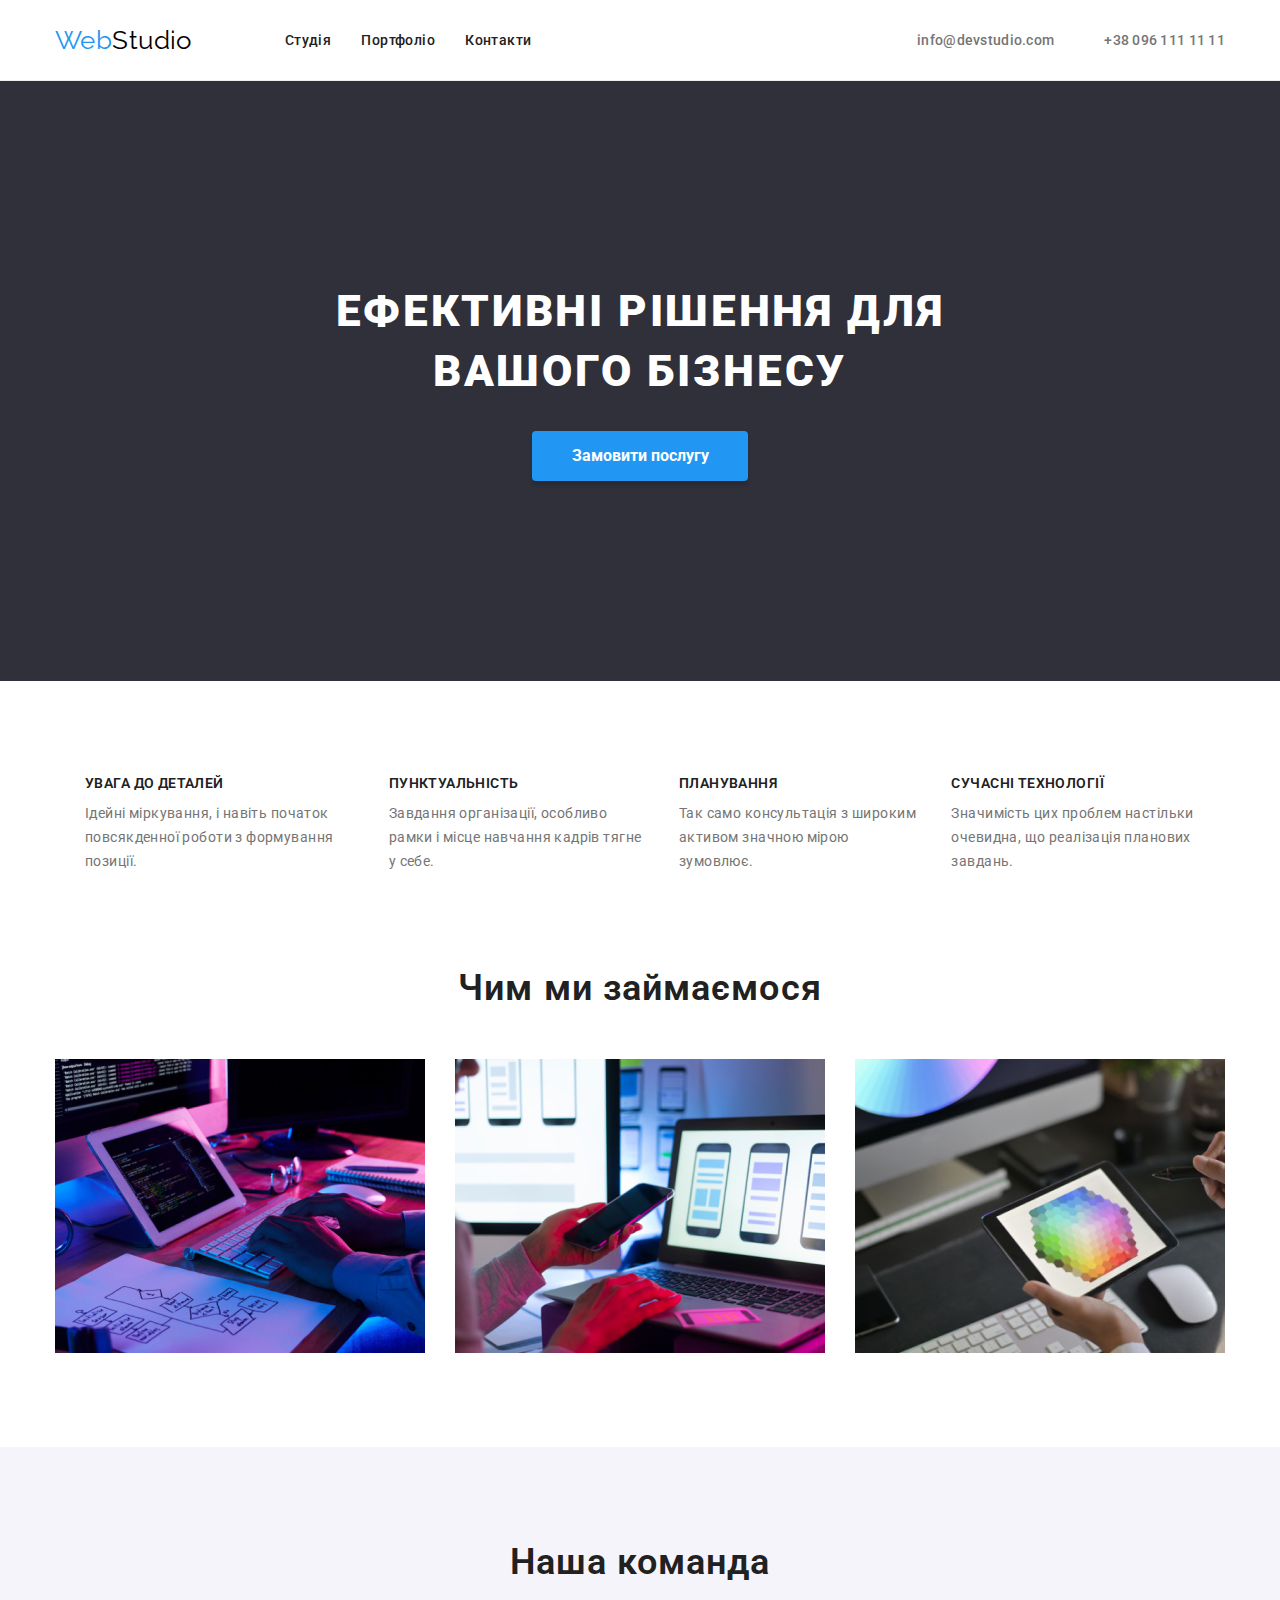
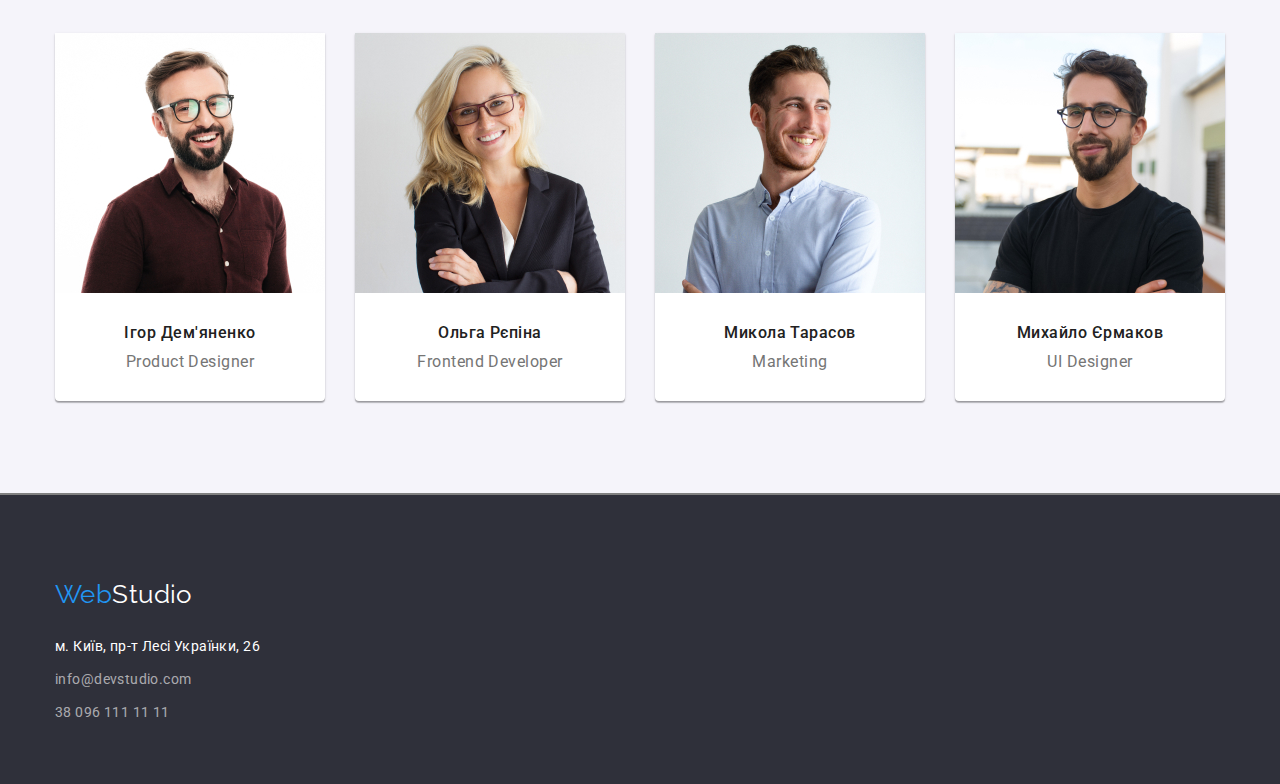
<file: index.html>
<!DOCTYPE html>
<html lang="uk">
<head>
    <meta charset="UTF-8">
    <meta http-equiv="X-UA-Compatible" content="IE=edge">
    <meta name="viewport" content="width=device-width, initial-scale=1.0">
    <title>WebStudio</title>
    
    <link rel="preconnect" href="https://fonts.googleapis.com">
<link rel="preconnect" href="https://fonts.gstatic.com" crossorigin>

<link 
href="https://fonts.googleapis.com/css2?family=Raleway:wght@700&family=Roboto:wght@400;500;700;900&display=swap" rel="stylesheet">

<link rel="stylesheet" href="https://cdnjs.cloudflare.com/ajax/libs/modern-normalize/1.1.0/modern-normalize.min.css" >  
<link rel="stylesheet" href="./css/style.css">
</head>

<body class="body">
    <header>
      <!--header section-->
      <div class="container main-nav">
  <a class="header-logo logo " href="./index.html"> Web<span class="logo-studio">Studio</span></a>
   <nav>
  <ul class="site-nav" >
    <li> <a class="site-nav link position-menu " href="./index.html" >Студія</a></li>
    <li> <a class="site-nav link position-menu" href="./portfolio.html" > Портфоліо</a></li>
    <li> <a class="site-nav link position-menu" href=""> Контакти</a></li>
  </ul>
   </nav> 
   <ul class="contact link list">
    <li> <a href="mailto:" class="link phone mail ">info@devstudio.com</a></li>
    <li> <a href="tel:+380961111111" class="link phone ">+38 096 111 11 11</a></li>

    </ul>
 </div>
    </header>
    <!--hero section-->
    <main>
      <section class="hero-section">
        <div class="container">
     <h1 class="hero-title">ефективні рішення  для<br> вашого бізнесу</h1>
     <button class="hero-button" type="button">Замовити послугу</button>
      </div>
      </section>
  
      <section class="section">
        <div class="container">
     <h2 class="visually-hidden" > Особливості </h2>
      <ul class="site-nav">
        <div class=""></div>
        <li><h3 class="about-section" > УВАГА ДО ДЕТАЛЕЙ </h3>
        <p class="bussy-section"> Ідейні міркування, і навіть початок повсякденної роботи з формування позиції. </p>
        </li>
        <li><h3 class="about-section"> ПУНКТУАЛЬНІСТЬ </h3>
        <p class="bussy-section"> Завдання організації, особливо рамки і місце навчання кадрів тягне у себе. </p>
        </li>
        <li><h3 class="about-section"> ПЛАНУВАННЯ </h3>
        <p class="bussy-section"> Так само консультація з широким активом значною мірою зумовлює. </p>
        </li>
        <li><h3 class="about-section"> СУЧАСНІ ТЕХНОЛОГІЇ </h3> 
        <p class="bussy-section"> Значимість цих проблем настільки очевидна, що реалізація планових завдань. </p>
        </li>
      </ul>
    </div>
     </section>
      
     <!--bussy section-->
     <section class="section-last">
      <div class="container">
      <h2 class="team-title" > Чим ми займаємося </h2>
      <ul class="about-list ">
       <li><img src="./images/img.jpg" alt="програмуємо" width="370" height="294"></li> 
       <li><img src="./images/img-2.jpg" alt="створюємо додатки" width="370" height="294"></li>
       <li><img src="./images/img-3.jpg" alt="cтворюємо дизайн" width="370" height="294"></li>
      </ul>
    </div>
     </section>
     <!--team section-->
     <section class="section-team section">
      <div class="container">
      <h2 class="team-title"> Наша команда </h2>
      <ul class="team-list">
      <li class="item">
         <img src="./images/igar.jpg" alt="Ігор Дем'яненко" width="270" height="260">
      <div class="content ">
         <h3 class="team" >Ігор Дем'яненко</h3>
      <p class="team-of">Product Designer</p>
      </div>
    </li>
      <li class="item">
        <img  src="./images/olha.jpg" alt="Ольга Рєпіна  " width="270" height="260">
        <div class="content">
        <h3 class="team"> Ольга Рєпіна </h3>
      <p class="team-of">Frontend Developer </p>
        </div>
      </li>
      <li class="item">
        <img src="./images/mikola.jpg" alt="Микола Тарасов " width="270" height="260">
        <div class="content">
        <h3 class="team" > Микола Тарасов </h3>
        <p class="team-of"> Marketing </p>
        </div>
      </li>
      <li class="item">
        <img src="./images/mihailo.jpg" alt="Михайло Єрмаков " width="270" height="260">
        <div class="content">
        <h3 class="team"> Михайло Єрмаков </h3>
        <p class="team-of"> UI Designer </p>
        </div>
      </li>

      </ul>
      </div>
     </section>
     <!--section foot-->
    </main>
    <footer class="footer">
      <div class="container">
        <div class="logo">
      <a class="header-logo" href="./index.html"> Web<span class="logo-footer">Studio</span></a>
      <address>
        <ul class="list address">
       <li class="info"><a href="" class="link link-menu"><span class="map-address"> м. Київ, пр-т Лесі Українки, 26</span></a></li>
       <li class="info"><a href="mailto:info@devstudio.com" class="link">info@devstudio.com</a></li>
       <li class="info"><a href="tel:+380961111111" class="link address">38 096 111 11 11 </a></li>
        </ul>
      </address>
      </div>
      </div>
      
    </footer>
    
</body>
</html>
</file>
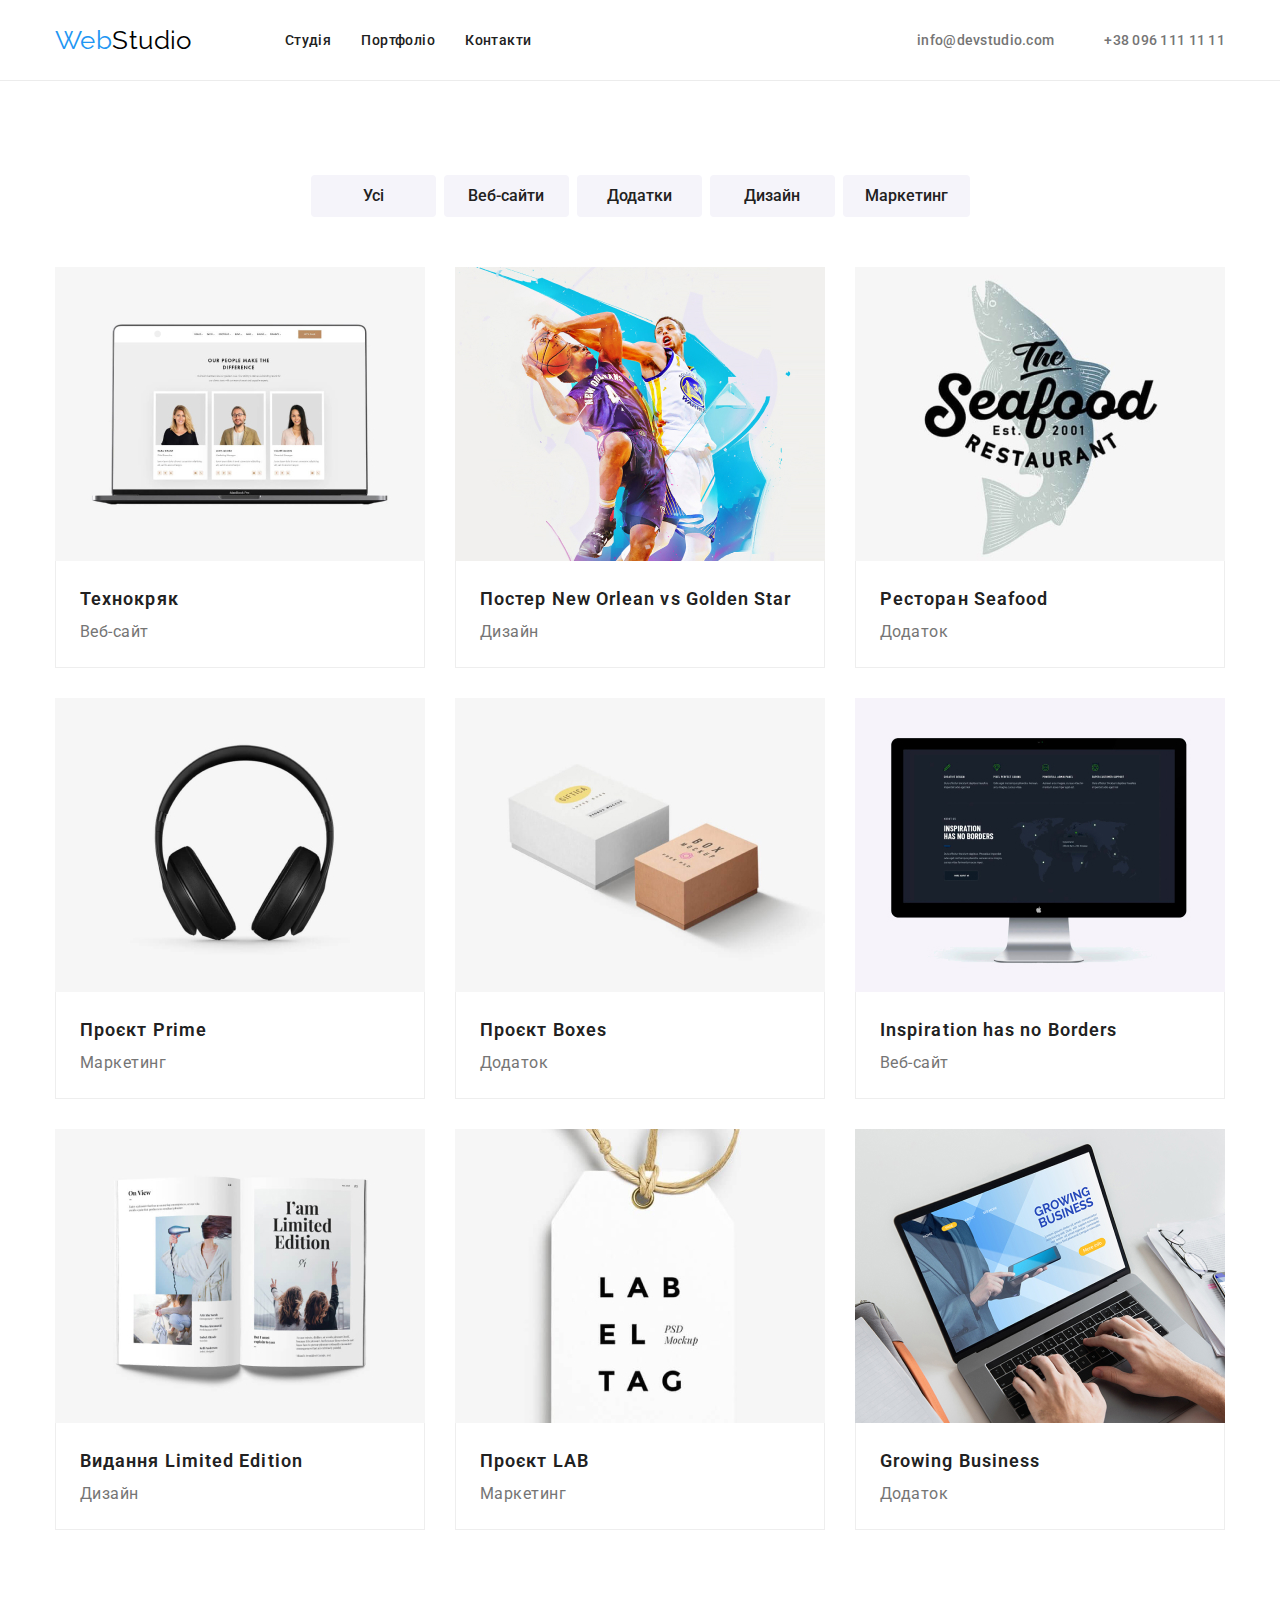
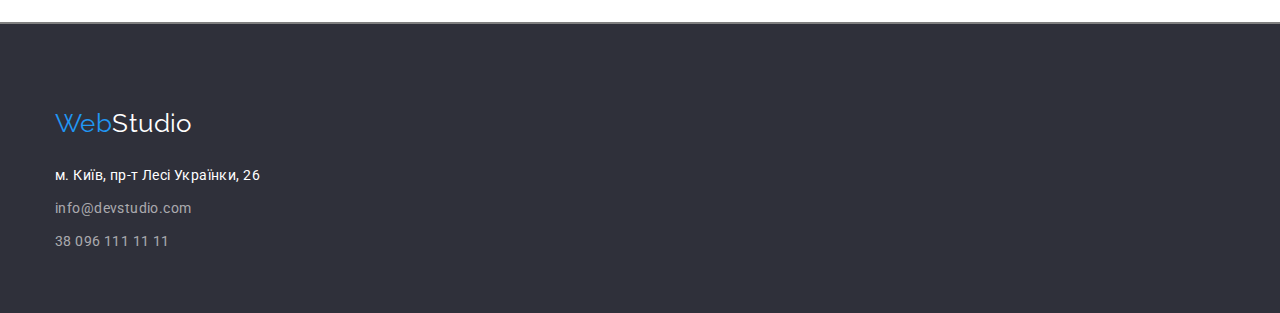
<file: portfolio.html>
<!DOCTYPE html>
<html lang="uk">
<head>
    <meta charset="UTF-8">
    <meta http-equiv="X-UA-Compatible" content="IE=edge">
    <meta name="viewport" content="width=device-width, initial-scale=1.0">
    <title>WebStudio</title>
    <link rel="preconnect" href="https://fonts.googleapis.com">
<link rel="preconnect" href="https://fonts.gstatic.com" crossorigin>
<link href="https://fonts.googleapis.com/css2?family=Raleway:wght@700&family=Roboto:wght@400;500;700;900&display=swap" rel="stylesheet">
<link rel="stylesheet" href="https://cdnjs.cloudflare.com/ajax/libs/modern-normalize/1.1.0/modern-normalize.min.css"  >
<link rel="stylesheet" href="./css/style.css">
</head>

<body class="body">
    <header>
        <!--header section-->
        <div class="container main-nav">
            <a class="header-logo logo " href="./index.html"> Web<span class="logo-studio">Studio</span></a>
             <nav>
            <ul class="site-nav" >
              <li> <a class="site-nav link position-menu " href="./index.html" >Студія</a></li>
              <li> <a class="site-nav link position-menu" href="./portfolio.html" > Портфоліо</a></li>
              <li> <a class="site-nav link position-menu" href=""> Контакти</a></li>
            </ul>
             </nav> 
             <ul class="contact link list">
              <li> <a href="mailto:" class="link phone mail ">info@devstudio.com</a></li>
              <li> <a href="tel:+380961111111" class="link phone ">+38 096 111 11 11</a></li>
          
              </ul>
           </div>
  
      </header>
    
      <main>
       
<section class="section">
   <h1 class="visually-hidden">Меню</h1>
    <!--section menu-->
  <div class="container">
    <ul class="buttons">
<li><button class="button" type="button"> Усі </button></li>
<li><button class="button" type="button"> Beб-сайти </button></li>
<li><button class="button" type="button"> Додатки</button></li>
<li><button class="button" type="button"> Дизайн </button></li>
<li><button class="button" type="button"> Маркетинг </button></li>
</ul>
</div>
    <h2 class="visually-hidden" >Розділи</h2>
    <!--sections-->
    
    <ul class="container menu-list ">
<li><img src="./images/img1.jpg" alt="ноутбук" width="370" height="294">
<div class="box">
    <h3 class="team-menu" > Технокряк </h3>
    <p class="menu-about" >Веб-сайт</p>
</div>
</li>
<li><img src="./images/img.2.jpg" alt="баскетбол" width="370" height="294">
<div class="box">
    <h3 class="team-menu" >Постер New Orlean vs Golden Star</h3>
    <p class="menu-about" > Дизайн </p>
</div>
</li>
<li><img src="./images/img.3.jpg" alt="риба" width="370" height="294">
<div class="box">
     <h3 class="team-menu"> Ресторан Seafood </h3>
     <p class="menu-about" > Додаток </p>
</div>
</li>
<li><img src="./images/img4.jpg" alt="навушники" width="370" height="294">
<div class="box">
     <h3 class="team-menu">Проєкт Prime</h3>
     <p class="menu-about" > Маркетинг</p>
</div>
</li>
<li><img src="./images/img5.jpg" alt="коробка" width="370" height="294">
<div class="box">
<h3 class="team-menu"> Проєкт Boxes</h3>
<p class="menu-about"> Додаток </p>
</div>
</li>
<li><img src="./images/img6.jpg" alt="ноутбук" width="370" height="294">
    <div class="box">
    <h3 class="team-menu" > Inspiration has no Borders </h3>
    <p class="menu-about">Веб-сайт </p>
    </div></li>
<li><img src="./images/img7.jpg" alt="книжка" width="370" height="294">
    <div class="box">
    <h3 class="team-menu"> Видання Limited Edition</h3>
    <p class="menu-about" > Дизайн</p></div></li>
<li><img src="./images/img8.jpg" alt="бірка" width="370" height="294">
    <div class="box">
    <h3 class="team-menu"> Проєкт LAB</h3>
    <p class="menu-about">Маркетинг</p></div></li>
<li> <img src="./images/img9.jpg" alt="ноутбук" width="370" height="294">
    <div class="box">
    <h3 class="team-menu" > Growing Business</h3>
    <p class="menu-about"> Додаток</p>
    </div>
    </li>

    </ul>
</section>
 </main>
      <!--section footer-->
      <footer class="footer">
        <div class="container">
          <div class="logo">
        <a class="header-logo" href="./index.html"> Web<span class="logo-footer">Studio</span></a>
        <address>
          <ul class="list address">
         <li class="info"><a href="" class="link link-menu"><span class="map-address"> м. Київ, пр-т Лесі Українки, 26</span></a></li>
         <li class="info"><a href="mailto:info@devstudio.com" class="link">info@devstudio.com</a></li>
         <li class="info"><a href="tel:+380961111111" class="link address">38 096 111 11 11 </a></li>
          </ul>
        </address>
        </div>
        </div>
        
      </footer>
</body>
</html>
</file>
<file: css/style.css>
/* basic siting */ 
:root{
    --main-text-color:#757575;
    --secondary-text-color:#212121;
    --accent:#2196F3;
    --white:#ffffff;
    --back:#2F303A;
    --section:#F5F4FA;
    --button:°#188CE8;
    --grey-color-footer:rgba(255, 255, 255, 0.6);
    --accent-button:#188CE8;
    --black-studio:#000000;
    --box-shadow: 0px 1px 3px rgba(0, 0, 0, 0.12), 0px 1px 1px rgba(0, 0, 0, 0.14), 0px 2px 1px rgba(0, 0, 0, 0.2);
    --box:#EEEEEE;
    

}
a {
    text-decoration: none;
    color: inherit;
  }
  ul,
  ol {
    list-style: none;
    margin: 0;
    padding: 0;
  }
  img {
    display: block;
    max-width: 100%;
    height: auto;
  }
  button {
    font: inherit;
    border: none;
    padding: 0;
    background-color: transparent;
    cursor: pointer;
  }
  h1,
  h2,
  h3 {
    margin: 0;
    font-weight: 600;
  }
  p {
    margin: 0;
  }
 .link{
    
    text-decoration: none;
    color:inherit;
    font-style: normal;
    color:var(--grey-color-footer);

  

   
}

.link-menu{
    padding-top: 32px;
    padding-bottom: 32px;

}

.position-menu{
    display: block;

    font-weight: 500;
    text-decoration: none;
    color:inherit;
    font-style: normal;
    color:var(--grey-color-footer);
    color:var(--secondary-text-color);

}

.site-nav{
    display: flex;
    gap:30px; 
}

.site-nav li :nth-last-child{  
    margin-right: 50px;
    

}


.main-nav{
    display: flex;
    align-items: center;
   /* justify-content:space-between ;*/

}
 

.link:hover,
.link:focus{
    color:var(--accent);

}


.site-nav.link:hover,
.site-nav.link:focus{
    color:var(--back);
    font-weight: 500;
    line-height: calc(16/14);
    letter-spacing: 0,02em;
    color:var(--accent);

}
  .body {
        margin: 0;

        background-color: var(--white);
        color: var(--main-text-color);
        font-family: 'Roboto', sans-serif;
        font-size: 14px;
        letter-spacing: 0.03em;
      }

 
/*.logo{
     font-family:"Raleway", sans-serif;
     font-size: 26px ;
     line-height:calc(31/26); ;
     color: var(--accent);
     text-decoration: none;
     margin-right: 93px;
    
    
}
*/
.header-logo{
    display:inline-block ;
    padding-top: 24px;
    padding-bottom: 24px;
    text-decoration: none;
    font-family:"Raleway", sans-serif;
     font-size: 26px ;
     line-height:calc(31/26); ;
     color: var(--accent);
     text-decoration: none;
     margin-right: 93px;
  
}
 
.logo-studio{
    color:var(--black-studio);
}

.menu {
font-weight: 500;
font-size: 14px;
line-height: calc(16/14);
letter-spacing: 0.02em;
color:var(--secondary-text-color);
}

.menu-link{
font-weight: 500;
font-size: 14px;
line-height: calc(16/14);
letter-spacing: 0.02em;
color:var(--secondary-text-color);
}

.phone{
font-weight: 500;
font-size: 14px;
line-height: calc(16/14);
letter-spacing: 0.02em;
color: var(--main-text-color);
}

.list{
    list-style: none;
    color:var(--back);
    letter-spacing: 0,03em;
}
.visually-hidden {
    position: absolute;
    width: 1px;
    height: 1px;
    margin: -1px;
    border: 0;
    padding: 0;
    
    white-space: nowrap;
    clip-path: inset(100%);
    clip: rect(0 0 0 0);
    overflow: hidden;
  }
.hero{
    
    
    background-repeat: no-repeat;
    background-size: cover;
    text-align: center;
    font-family:'Roboto', sans-serif ;
    background-color:var(--back) ;
    color: var(--white);
    }

/*button*/
.btn{ 
    cursor: pointer;
    font:inherit;
    background-color:transparent;
    border:none;
    border-color: transparent;
}
.hero-button{
    display: inline-block;
    font-weight: 700;
    font-size: 16px;
    line-height: calc(30/16);
    letter-spacing: 0,06em;
    background-color: #2196F3;
    min-width: 216px;
    padding: 10px 32px;
    color:var(--white);
    box-shadow: 0px 4px 4px rgba(0, 0, 0, 0.15);
    cursor: pointer;
    border-radius: 4px;
   
    
   

} 
.hero-button:hover,
.hero-button:focus{
    background-color: var(--accent-button);
    box-shadow: 0px 4px 4px rgba(0, 0, 0, 0.15);
}
.hero-title{
font-weight: 900;
font-size: 44px;
line-height: calc(60/44) ;
text-align: center;
letter-spacing: 0.06em;
text-transform: uppercase;
color:var(--white);


margin-bottom: 30px;
margin-top: 0 auto;

}

.section{
    padding-top: 94px;
    padding-bottom: 94px;
}

.section-last{
    padding: 0;
    padding-bottom: 94px;
}

.hero-section{
 max-width: 1600px;
    padding-top: 200px;
    padding-bottom: 200px;
    margin: 0 auto;
    background-color:var(--back) ;
    text-align: center;
    background-size: cover;
    text-align: center;
}
/*section bg*/
.bg{ 
    background-color: var(--section);
    color:var(--back);
    font:inherit;
    letter-spacing: 0,03em;

}


.address{
    color:var(--grey-color-footer);
    font-size: 14px;
    line-height: calc(24/14);

}
.address:not(:last-child){
    margin-bottom: 9px;
}

.map-address{
    color:var(--white);
    padding-top: 20px;
    padding-bottom: 6px;

}
.info:not(:last-child){
    margin-bottom: 9px;

}
/* section team!!!!! */
.section-team{
    
    background-color:var(--section) ;
   

}
.item{
    text-align: center;

}
.team-list{
    display: flex;
    gap: 30px;

}
.about-list{
    display: flex;
    gap: 30px;

}
.team{
   
font-weight: 500;
font-size: 16px;
line-height: calc(19/16);
letter-spacing: 0.03em;
color:var(--secondary-text-color);

margin-bottom: 10px;

}
.team-of{
font-size: 16px;
line-height: calc(19/16);
letter-spacing: 0.03em;

color:var(--main-text-color);

}
.team-title{
text-align: center;
font-size: 36px;
line-height: calc(42/36);
letter-spacing: 0.03em;
color:var(--secondary-text-color);
margin-bottom: 50px;
}

.bussy-section{
line-height: calc(24/14);
letter-spacing: 0.03em;
color:var(--main-text-color);
}

.about-section{ 
font-size: 14px;
line-height: calc(16/14);
letter-spacing: 0.03em;
text-transform: uppercase;
color: var(--secondary-text-color);
margin-bottom: 10px;
/*padding-top: 94px;*/
}
.content{
    padding: 30px 32px;
    padding-top: 30px;
    padding-right: 32px;
    padding-bottom: 30px;
    padding-left: 32px;
}

div{
    display: block;
}
 
/*  PORTFOLIO BUTTON   */

.button{
    font-family: "Roboto",sans-serif;
   font-weight: 500;
    font-size: 16px;
    line-height: calc(30/16);
    letter-spacing: 0,03em;
    background-color:var(--section);
    color:var(--secondary-text-color);

    min-width: 125px;
    padding: 6px 22px;
  
    
    border-radius: 4px;
    cursor: pointer;


}
.button:hover,
.button:focus{
    color:var(--back);
    color:var(--white);
    background-color: var(--accent);

}
/*SECTION MENU*/
.menu-about{
font-weight: 400;
font-size: 16px;
line-height: calc(30/16);
letter-spacing: 0.03em;
color:var(--main-text-color)
}
.team-menu{
font-size: 18px;
line-height: calc(36/18);
letter-spacing: 0.06em;
color:var(--secondary-text-color)

}


.container{
    width: 1200px;
    padding-left: 15px;
    padding-right:15px ;
    margin-right:  auto;
    margin-left: auto;
   
   
   
}

*::before,*::after {
    box-sizing: inherit;
}
.contact.link.link{
    display: flex;
    padding-top: 32px;
    padding-bottom: 32px;
    margin-left: auto;
  
     
   
}
.mail{
 margin-right: 50px;
}
.footer{
    padding-top: 60px;
    padding-bottom: 60px;
    outline: 2px solid grey;
    background-color: var(--back);
   

    display: block;
}
.logo.logo-about{
    color:var(--white);
    display: inline-block;
    margin-bottom: 20px;
}
 
.footer>.container{
    
    display: flex;
    align-self: baseline;
}
/*MENU LIST PORTFOLIO*/

.menu-list{
    display: flex;
    flex-wrap: wrap;
    gap: 30px;
}
.img{
    display: block;
    max-width: 100%;
    height: auto;
}
.item{
    background-color:var(--white) ;
    box-shadow:var(--box-shadow) ;
    border-radius:0px 0px 4px 4px; ;
}
.logo-footer{
    color:var(--white);
}

.buttons{
    display: flex;
    gap:8px;
    justify-content: center;
    margin-bottom: 50px;
}
header{
    border-bottom: 1px solid #ececec;
}
 .box {
    padding: 20px 24px;
    border-left: 1px solid var(--box);
    border-right: 1px solid var(--box);
    border-bottom: 1px solid var(--box);}

    .client-link{
     display: flex;
    justify-content: center;
    align-items: center;
    border: 1px solid var(--box);
    border-radius: 4px;
    width: 170px;
    height: 92px;
    outline: transparent;
    }

    .client-list{
     display: flex;
      gap: 30px;
    justify-content: center;
    }
</file>
